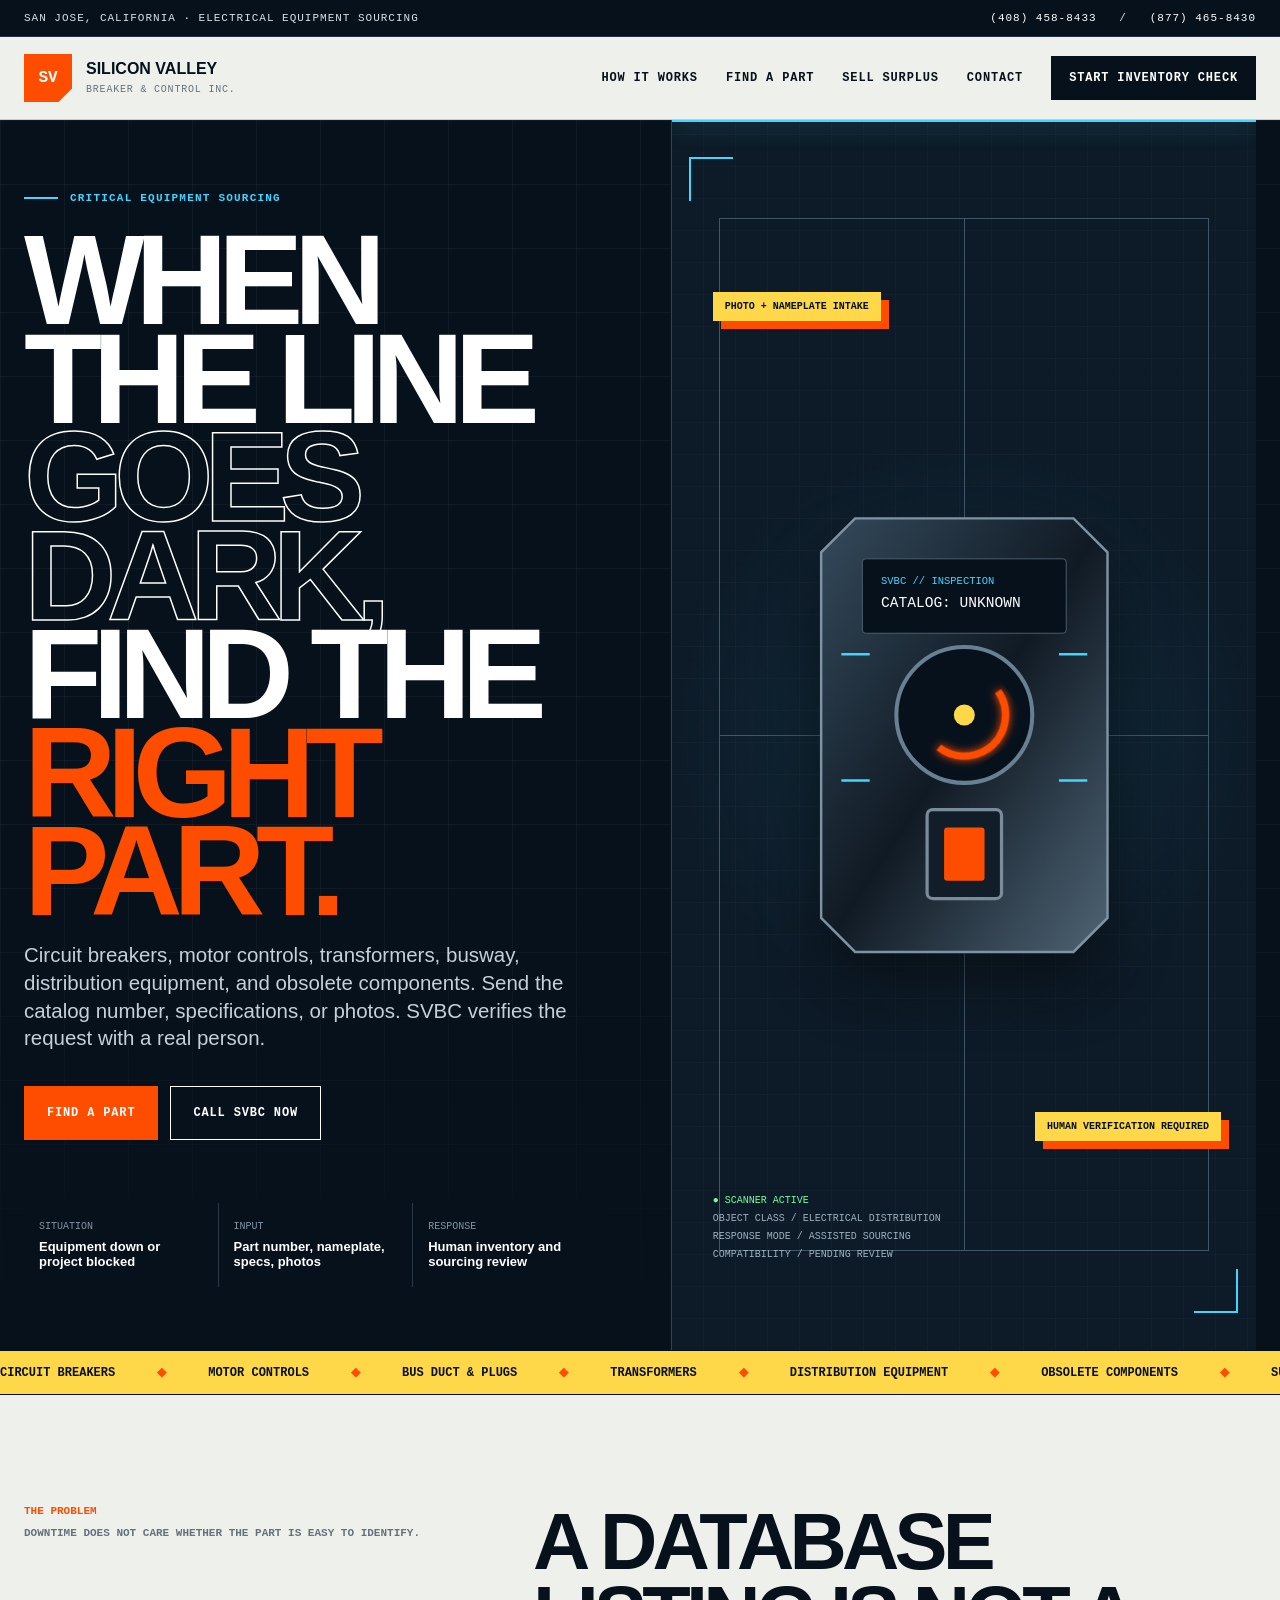
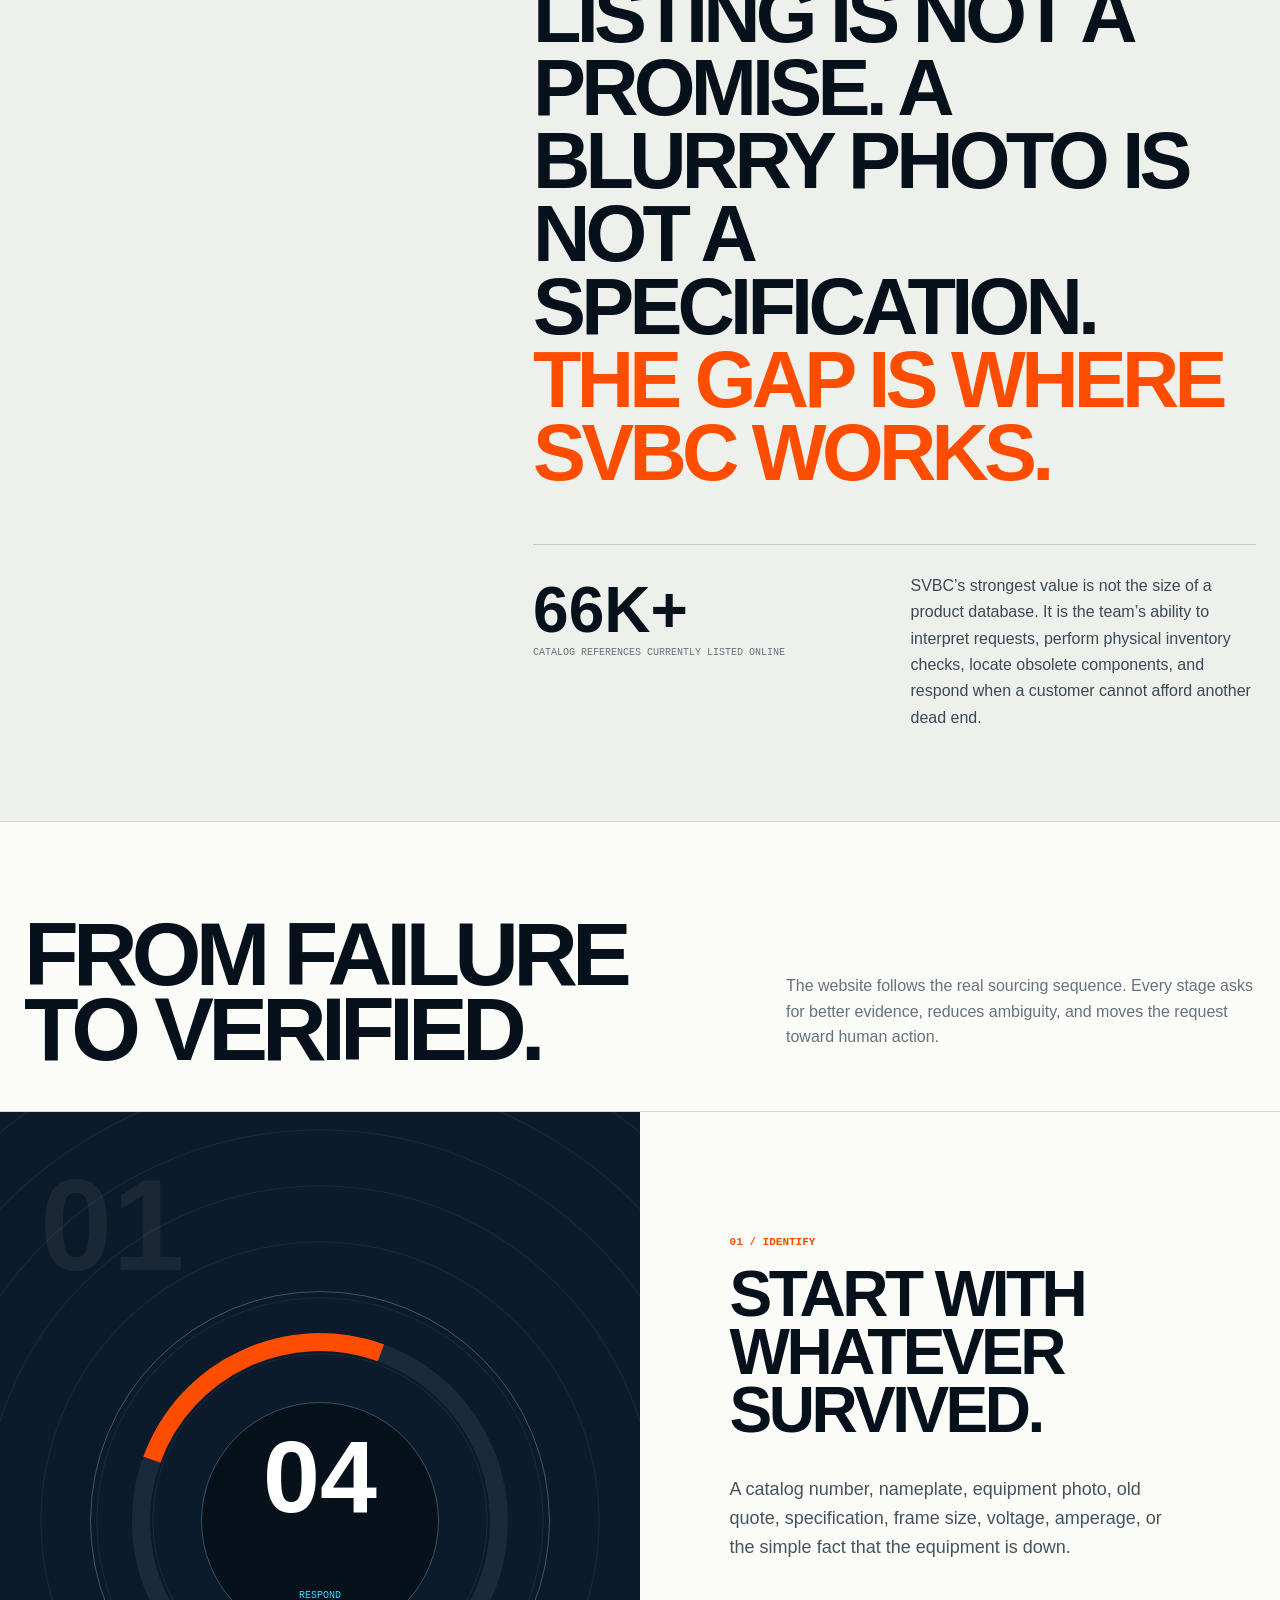
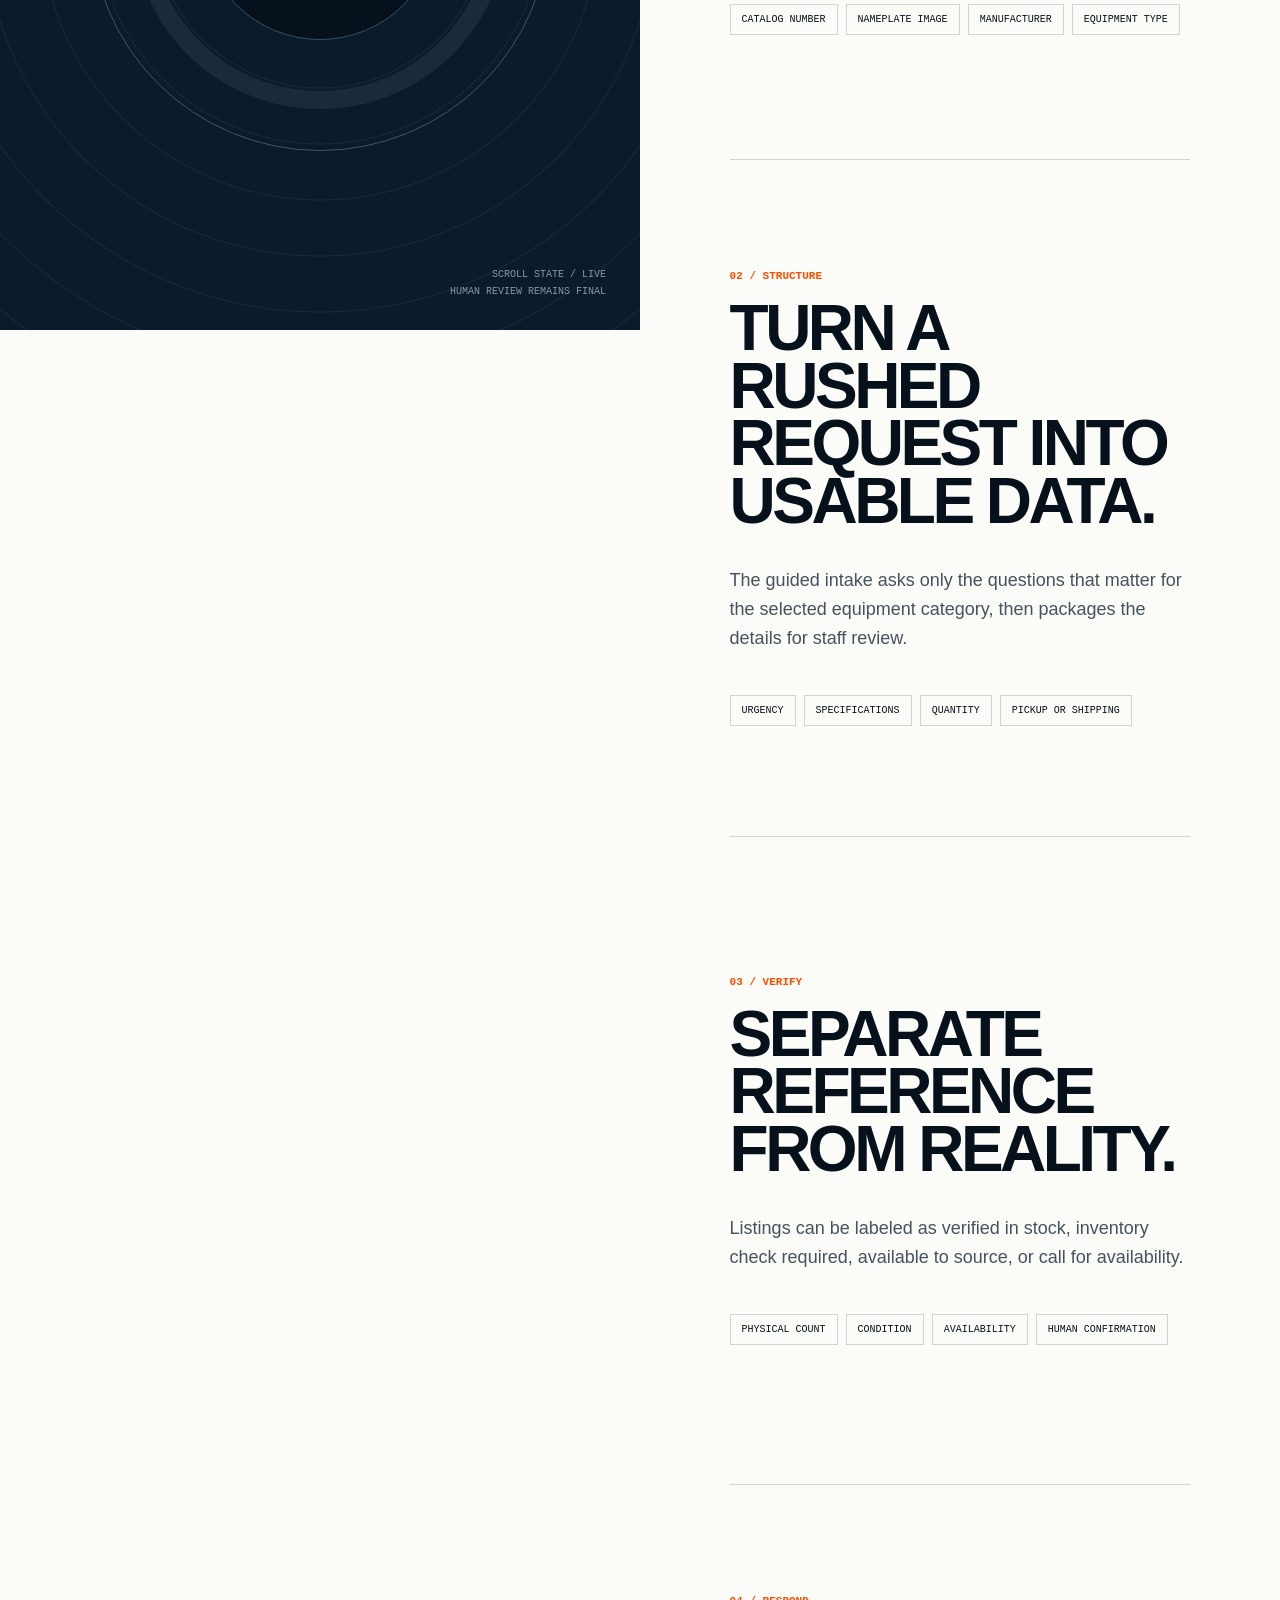
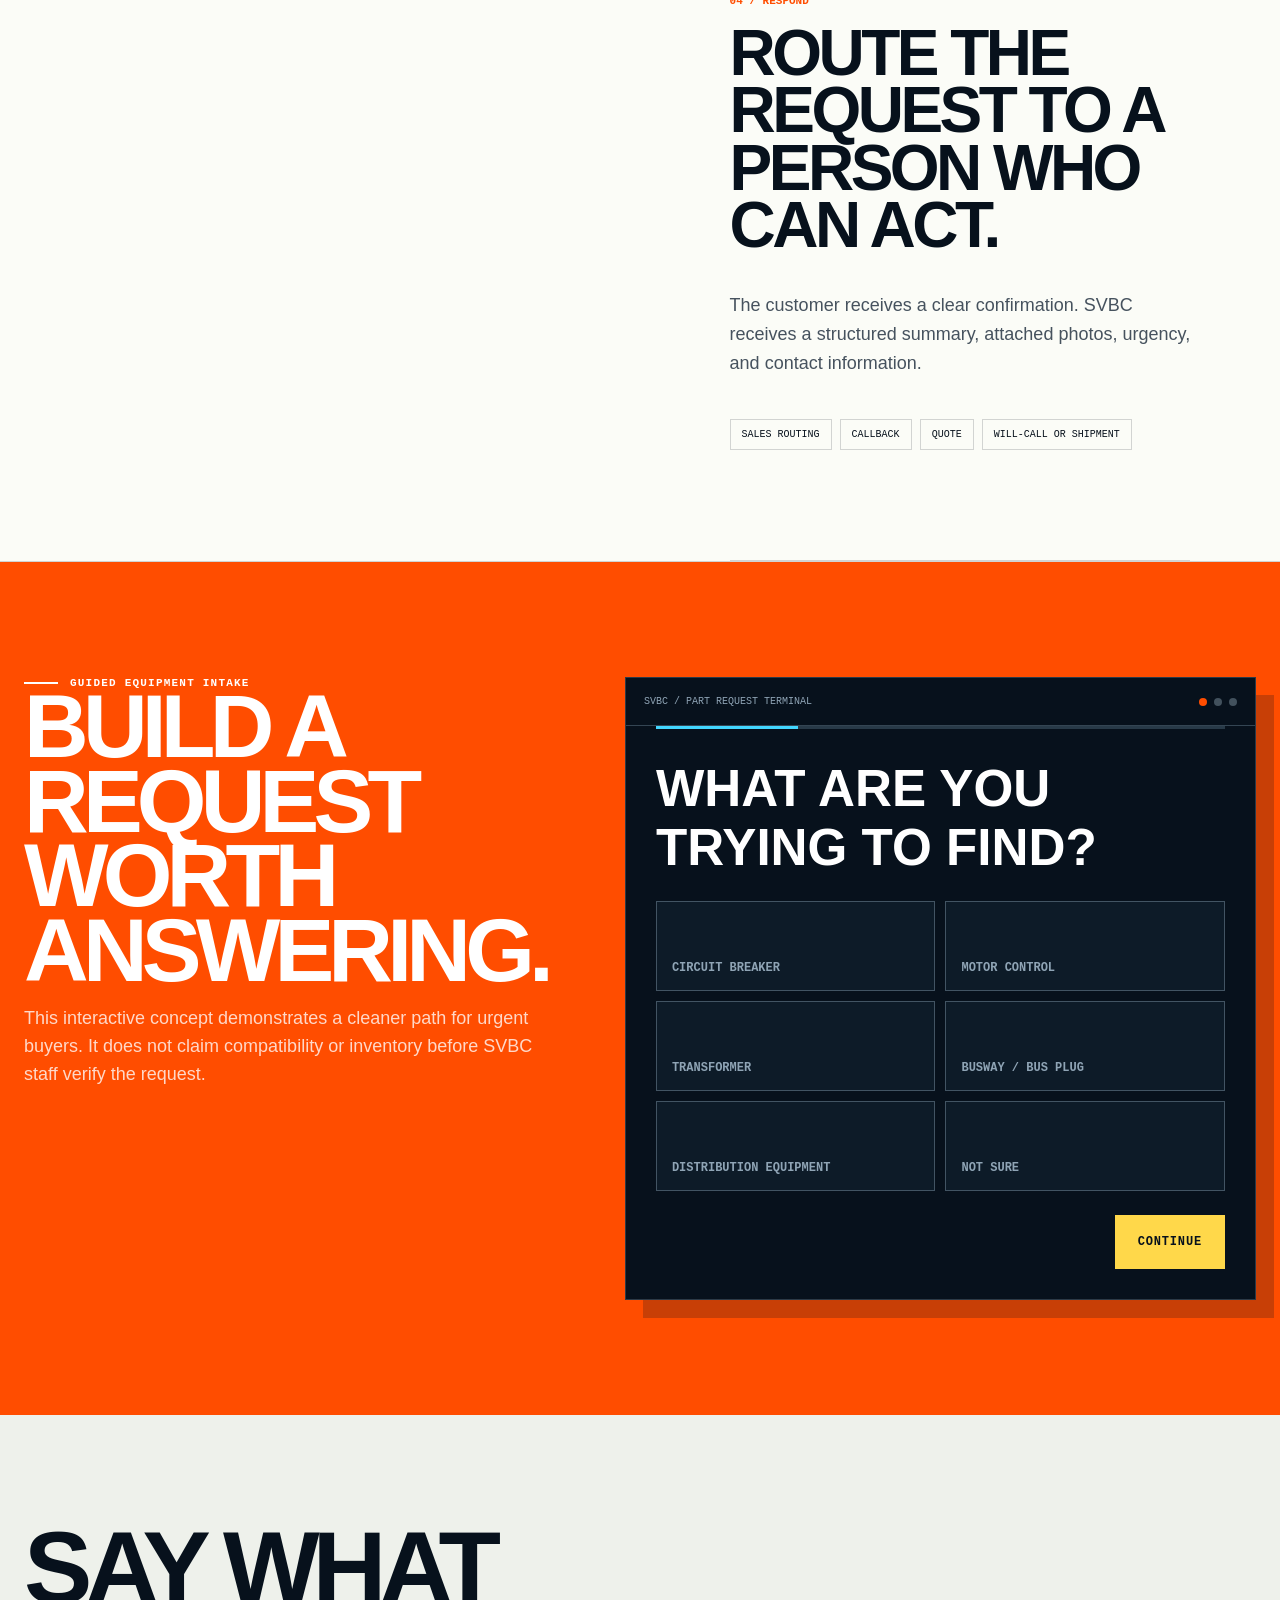
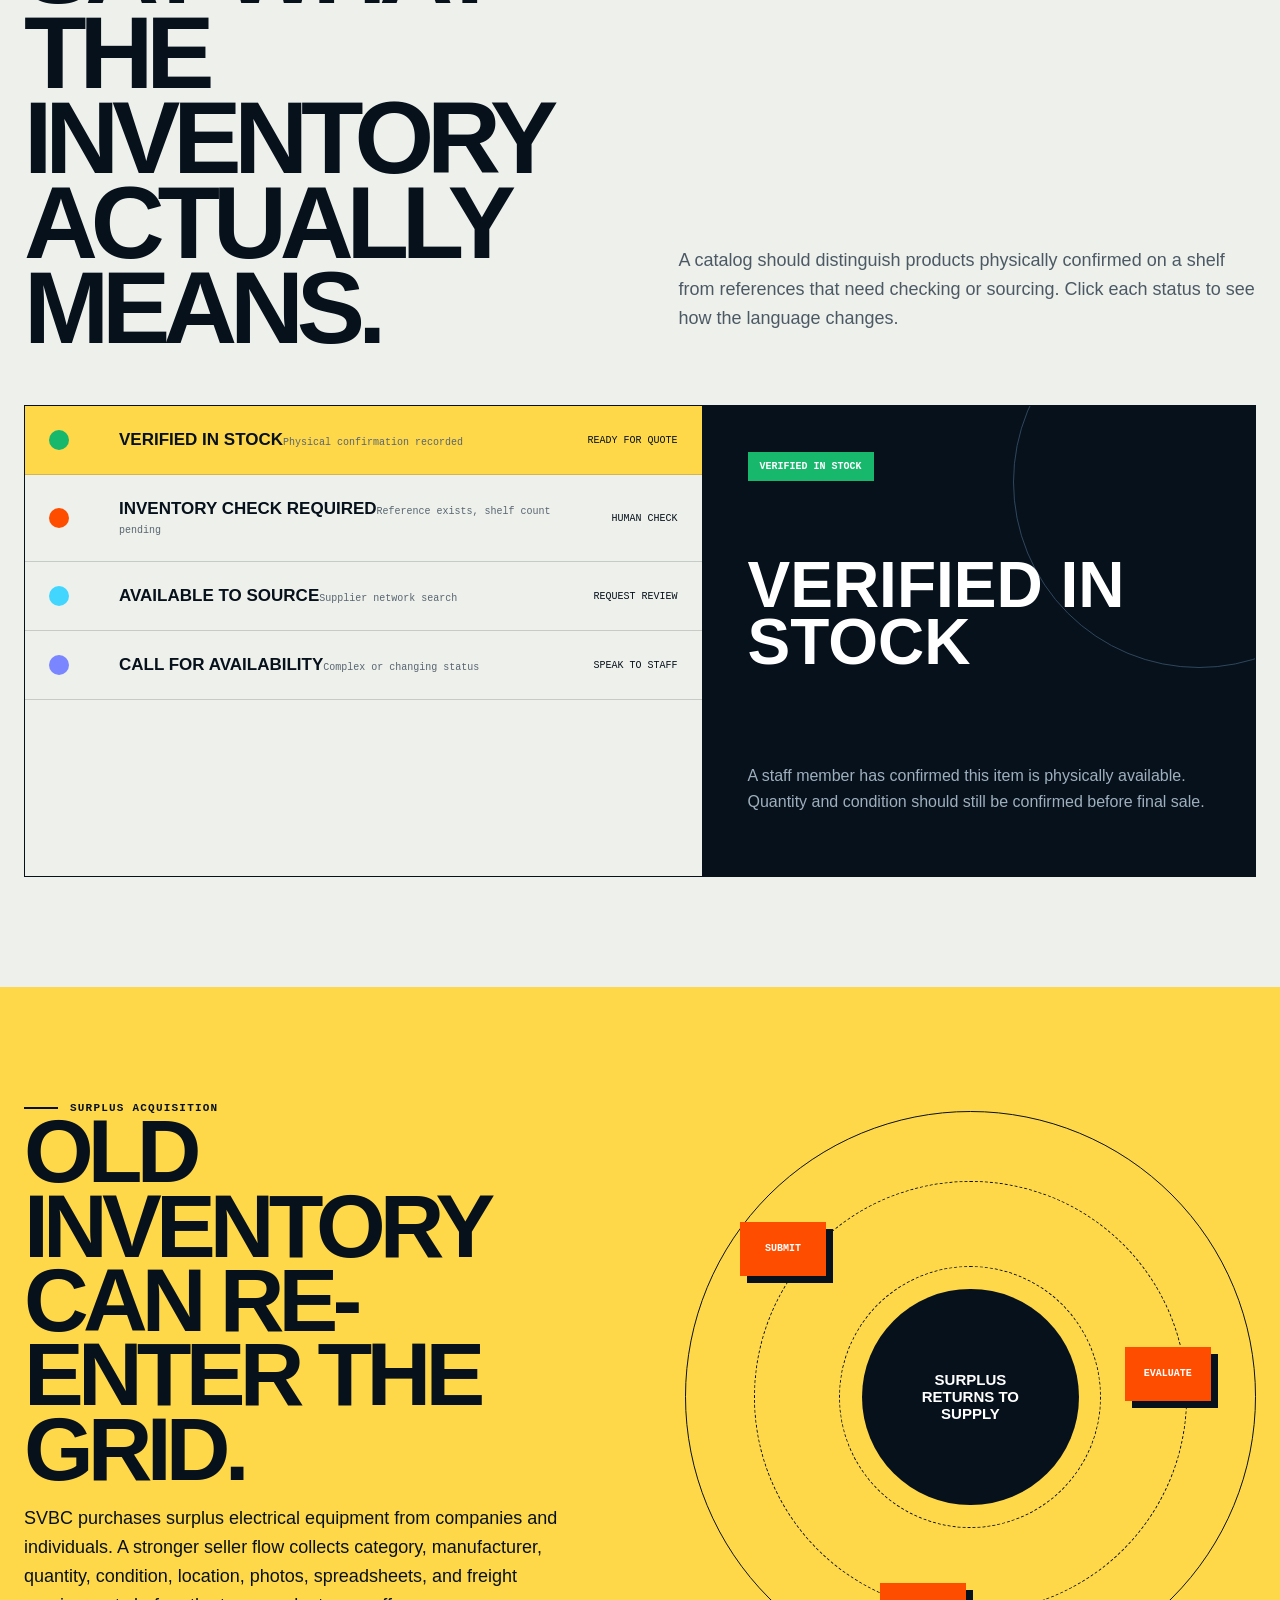
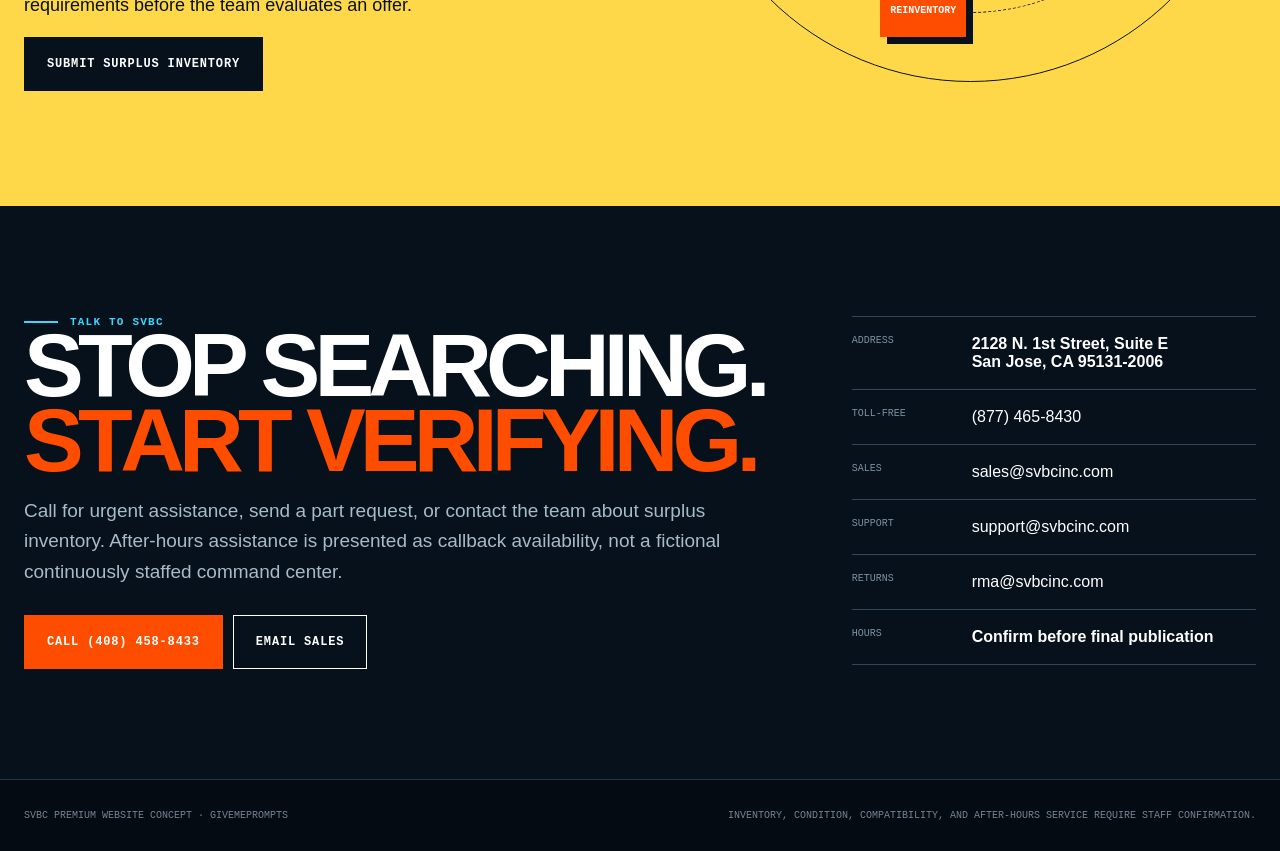
<file: svbc-level-1/index.html>
<!doctype html><html lang="en"><head><meta charset="utf-8"><meta name="viewport" content="width=device-width,initial-scale=1,viewport-fit=cover"><meta name="theme-color" content="#07111c"><meta name="description" content="Silicon Valley Breaker & Control Inc. concept website for urgent electrical equipment sourcing, inventory verification, and surplus acquisition."><title>SVBC — Critical Equipment Sourcing</title><link rel="stylesheet" href="styles.css"></head><body><div class="topline"><div class="wrap"><span>San Jose, California · Electrical equipment sourcing</span><span><a href="tel:+14084588433">(408) 458-8433</a> &nbsp; / &nbsp; <a href="tel:+18774658430">(877) 465-8430</a></span></div></div><header><nav class="wrap"><a class="brand" href="#top"><span class="brandmark">SV</span><span class="brandtext"><b>Silicon Valley</b><small>Breaker &amp; Control Inc.</small></span></a><div class="navlinks"><a href="#process">How it works</a><a href="#finder">Find a part</a><a href="#surplus">Sell surplus</a><a href="#contact">Contact</a><a class="navcta" href="#finder">Start inventory check</a></div><button class="menubtn" aria-label="Open navigation">Menu</button></nav></header><main><section id="top" class="hero"><div class="wrap hero-inner"><div class="hero-copy"><div><div class="kicker">Critical equipment sourcing</div><h1>When the line <span class="outline">goes dark,</span> find the <span class="orange">right part.</span></h1><p class="hero-lead">Circuit breakers, motor controls, transformers, busway, distribution equipment, and obsolete components. Send the catalog number, specifications, or photos. SVBC verifies the request with a real person.</p><div class="hero-actions"><a class="btn primary" href="#finder">Find a part</a><a class="btn light" href="tel:+14084588433">Call SVBC now</a></div></div><div class="hero-meta"><div><small>Situation</small><strong>Equipment down or project blocked</strong></div><div><small>Input</small><strong>Part number, nameplate, specs, photos</strong></div><div><small>Response</small><strong>Human inventory and sourcing review</strong></div></div></div><div class="scanner" aria-label="Animated technical inspection of a circuit breaker"><div class="scanner-grid"></div><div class="scanline"></div><div class="scope"></div><div class="corner tl"></div><div class="corner br"></div><div class="equipment"><svg viewBox="0 0 520 620" role="img" aria-label="Technical breaker illustration"><defs><linearGradient id="body" x1="0" y1="0" x2="1" y2="1"><stop stop-color="#354a5c"/><stop offset=".5" stop-color="#101a24"/><stop offset="1" stop-color="#4f6475"/></linearGradient><filter id="glow"><feGaussianBlur stdDeviation="5" result="b"/><feMerge><feMergeNode in="b"/><feMergeNode in="SourceGraphic"/></feMerge></filter></defs><path d="M125 42h270l42 42v452l-42 42H125l-42-42V84z" fill="url(#body)" stroke="#8093a2" stroke-width="3"/><rect x="134" y="92" width="252" height="92" rx="4" fill="#07111c" stroke="#586c7c"/><text x="157" y="123" fill="#42d6ff" font-family="monospace" font-size="13">SVBC // INSPECTION</text><text x="157" y="151" fill="#fff" font-family="monospace" font-size="18">CATALOG: UNKNOWN</text><circle cx="260" cy="285" r="84" fill="#07111c" stroke="#688092" stroke-width="5"/><circle cx="260" cy="285" r="51" fill="none" stroke="#ff4d00" stroke-width="9" stroke-dasharray="145 180" transform="rotate(-35 260 285)" filter="url(#glow)"/><circle cx="260" cy="285" r="13" fill="#ffd84a"/><rect x="214" y="402" width="92" height="110" rx="7" fill="#111e2a" stroke="#7a8c99" stroke-width="4"/><rect x="235" y="424" width="50" height="66" rx="4" fill="#ff4d00"/><path d="M108 210h35M377 210h35M108 366h35M377 366h35" stroke="#42d6ff" stroke-width="3"/></svg></div><div class="scanlabel a">Photo + nameplate intake</div><div class="scanlabel b">Human verification required</div><div class="scan-data"><span class="live">● SCANNER ACTIVE</span><br>OBJECT CLASS / ELECTRICAL DISTRIBUTION<br>RESPONSE MODE / ASSISTED SOURCING<br>COMPATIBILITY / PENDING REVIEW</div></div></div></section><div class="marquee"><div class="track"><span>Circuit breakers</span><span>Motor controls</span><span>Bus duct & plugs</span><span>Transformers</span><span>Distribution equipment</span><span>Obsolete components</span><span>Surplus purchasing</span><span>Circuit breakers</span><span>Motor controls</span><span>Bus duct & plugs</span><span>Transformers</span><span>Distribution equipment</span><span>Obsolete components</span><span>Surplus purchasing</span></div></div><section class="intro"><div class="wrap intro-grid"><div class="section-label">The problem <span>Downtime does not care whether the part is easy to identify.</span></div><div><h2 class="big-copy reveal">A database listing is not a promise. A blurry photo is not a specification. <em>The gap is where SVBC works.</em></h2><div class="intro-note reveal"><div><div class="stat">66K+</div><div class="stat-label">Catalog references currently listed online</div></div><p>SVBC’s strongest value is not the size of a product database. It is the team’s ability to interpret requests, perform physical inventory checks, locate obsolete components, and respond when a customer cannot afford another dead end.</p></div></div></div></section><section id="process" class="process"><div class="wrap process-head"><h2>From failure<br>to verified.</h2><p>The website follows the real sourcing sequence. Every stage asks for better evidence, reduces ambiguity, and moves the request toward human action.</p></div><div class="process-stage"><div class="stage-visual"><div class="stage-number">01</div><div class="dial"><div class="dial-core"><b id="dialNum">01</b><span id="dialLabel">Identify</span></div></div><div class="stage-caption">Scroll state / live<br>Human review remains final</div></div><div class="stage-copy"><article class="step-panel" data-step="01" data-label="Identify"><small>01 / Identify</small><h3>Start with whatever survived.</h3><p>A catalog number, nameplate, equipment photo, old quote, specification, frame size, voltage, amperage, or the simple fact that the equipment is down.</p><div class="tags"><span>Catalog number</span><span>Nameplate image</span><span>Manufacturer</span><span>Equipment type</span></div></article><article class="step-panel" data-step="02" data-label="Structure"><small>02 / Structure</small><h3>Turn a rushed request into usable data.</h3><p>The guided intake asks only the questions that matter for the selected equipment category, then packages the details for staff review.</p><div class="tags"><span>Urgency</span><span>Specifications</span><span>Quantity</span><span>Pickup or shipping</span></div></article><article class="step-panel" data-step="03" data-label="Verify"><small>03 / Verify</small><h3>Separate reference from reality.</h3><p>Listings can be labeled as verified in stock, inventory check required, available to source, or call for availability.</p><div class="tags"><span>Physical count</span><span>Condition</span><span>Availability</span><span>Human confirmation</span></div></article><article class="step-panel" data-step="04" data-label="Respond"><small>04 / Respond</small><h3>Route the request to a person who can act.</h3><p>The customer receives a clear confirmation. SVBC receives a structured summary, attached photos, urgency, and contact information.</p><div class="tags"><span>Sales routing</span><span>Callback</span><span>Quote</span><span>Will-call or shipment</span></div></article></div></div></section><section id="finder" class="finder"><div class="wrap finder-grid"><div class="finder-title reveal"><div class="kicker" style="color:#fff">Guided equipment intake</div><h2>Build a request worth answering.</h2><p>This interactive concept demonstrates a cleaner path for urgent buyers. It does not claim compatibility or inventory before SVBC staff verify the request.</p></div><form class="terminal reveal" id="partForm"><div class="terminal-top"><span>SVBC / Part request terminal</span><span class="dots"><i></i><i></i><i></i></span></div><div class="progress"><i id="formProgress"></i></div><div class="terminal-body"><div class="formstep active"><div class="terminal-question">What are you trying to find?</div><div class="options"><label class="option"><input type="radio" name="type" value="Circuit breaker"><span>Circuit breaker</span></label><label class="option"><input type="radio" name="type" value="Motor control"><span>Motor control</span></label><label class="option"><input type="radio" name="type" value="Transformer"><span>Transformer</span></label><label class="option"><input type="radio" name="type" value="Busway or bus plug"><span>Busway / bus plug</span></label><label class="option"><input type="radio" name="type" value="Distribution equipment"><span>Distribution equipment</span></label><label class="option"><input type="radio" name="type" value="Not sure"><span>Not sure</span></label></div><div class="terminal-actions"><span></span><button type="button" class="btn next">Continue</button></div></div><div class="formstep"><div class="terminal-question">What evidence do you have?</div><div class="terminal-fields"><label>Catalog or model number<input name="catalog" placeholder="Example: HLD63B600"></label><label>Manufacturer<input name="manufacturer" placeholder="Siemens, Square D, Eaton..."></label><label>Quantity<input name="quantity" type="number" min="1" value="1"></label><label>Needed by<input name="needed" type="date"></label></div><label style="margin-top:14px">Equipment or nameplate photos<input name="photos" type="file" accept="image/*" multiple></label><div class="terminal-actions"><button type="button" class="ghost-button back">Back</button><button type="button" class="btn next">Continue</button></div></div><div class="formstep"><div class="terminal-question">How urgent is the situation?</div><div class="options"><label class="option"><input type="radio" name="urgency" value="Equipment down"><span>Equipment is down</span></label><label class="option"><input type="radio" name="urgency" value="Needed today"><span>Needed today</span></label><label class="option"><input type="radio" name="urgency" value="Scheduled project"><span>Scheduled project</span></label><label class="option"><input type="radio" name="urgency" value="Researching"><span>Researching options</span></label></div><label style="margin-top:14px">Additional specifications or notes<textarea name="notes" rows="4" placeholder="Amperage, voltage, poles, frame, condition, pickup or shipping..."></textarea></label><div class="terminal-actions"><button type="button" class="ghost-button back">Back</button><button type="button" class="btn next">Continue</button></div></div><div class="formstep"><div class="terminal-question">Where should SVBC respond?</div><div class="terminal-fields"><label>Full name<input required name="name"></label><label>Company<input name="company"></label><label>Email<input required type="email" name="email"></label><label>Phone<input required type="tel" name="phone"></label></div><div class="terminal-actions"><button type="button" class="ghost-button back">Back</button><button type="submit" class="btn">Prepare request</button></div><div class="disclaimer">Concept mode: this preview organizes the request locally and does not transmit personal information.</div></div></div><div class="prepared" id="prepared"><h3>Request structured.</h3><p>This is the internal-ready summary the production system would route to SVBC.</p><code id="summary"></code><button class="btn" type="button" onclick="location.reload()">Start another request</button></div></form></div></section><section class="inventory"><div class="wrap"><div class="inventory-head"><h2>Say what the inventory actually means.</h2><p>A catalog should distinguish products physically confirmed on a shelf from references that need checking or sourcing. Click each status to see how the language changes.</p></div><div class="status-board reveal"><div class="status-list"><div class="status-row active" data-title="Verified in stock" data-text="A staff member has confirmed this item is physically available. Quantity and condition should still be confirmed before final sale." data-color="#17b86c"><span class="status-dot"></span><span><b>Verified in stock</b><small>Physical confirmation recorded</small></span><span class="status-code">Ready for quote</span></div><div class="status-row" data-title="Inventory check required" data-text="The catalog reference exists, but staff must perform a physical inventory check before availability is represented to the customer." data-color="#ff4d00"><span class="status-dot"></span><span><b>Inventory check required</b><small>Reference exists, shelf count pending</small></span><span class="status-code">Human check</span></div><div class="status-row" data-title="Available to source" data-text="SVBC may be able to locate this equipment through its supplier and surplus network. Timing, condition, and price require confirmation." data-color="#42d6ff"><span class="status-dot"></span><span><b>Available to source</b><small>Supplier network search</small></span><span class="status-code">Request review</span></div><div class="status-row" data-title="Call for availability" data-text="The product requires a direct conversation because specifications, condition, or availability cannot be responsibly reduced to a generic stock message." data-color="#7a86ff"><span class="status-dot"></span><span><b>Call for availability</b><small>Complex or changing status</small></span><span class="status-code">Speak to staff</span></div></div><div class="status-preview"><span class="badge" id="statusBadge">Verified in stock</span><h3 id="statusTitle">Verified in stock</h3><p id="statusText">A staff member has confirmed this item is physically available. Quantity and condition should still be confirmed before final sale.</p></div></div></div></section><section id="surplus" class="surplus"><div class="wrap surplus-grid"><div class="reveal"><div class="kicker" style="color:var(--ink)">Surplus acquisition</div><h2>Old inventory can re-enter the grid.</h2><p>SVBC purchases surplus electrical equipment from companies and individuals. A stronger seller flow collects category, manufacturer, quantity, condition, location, photos, spreadsheets, and freight requirements before the team evaluates an offer.</p><a class="btn" href="mailto:sales@svbcinc.com?subject=Surplus%20equipment%20submission">Submit surplus inventory</a></div><div class="loop reveal" aria-label="Circular inventory lifecycle diagram"><div class="orbit"><i>Submit</i><i>Evaluate</i><i>Reinventory</i></div><div class="loop-center">Surplus<br>returns to<br>supply</div></div></div></section><section id="contact" class="contact"><div class="wrap contact-grid"><div><div class="kicker">Talk to SVBC</div><h2>Stop searching.<span class="orange">Start verifying.</span></h2><p class="contact-copy">Call for urgent assistance, send a part request, or contact the team about surplus inventory. After-hours assistance is presented as callback availability, not a fictional continuously staffed command center.</p><div class="contact-actions"><a class="btn primary" href="tel:+14084588433">Call (408) 458-8433</a><a class="btn light" href="mailto:sales@svbcinc.com">Email sales</a></div></div><div class="contact-card"><div class="contact-line"><span>Address</span><b>2128 N. 1st Street, Suite E<br>San Jose, CA 95131-2006</b></div><div class="contact-line"><span>Toll-free</span><a href="tel:+18774658430">(877) 465-8430</a></div><div class="contact-line"><span>Sales</span><a href="mailto:sales@svbcinc.com">sales@svbcinc.com</a></div><div class="contact-line"><span>Support</span><a href="mailto:support@svbcinc.com">support@svbcinc.com</a></div><div class="contact-line"><span>Returns</span><a href="mailto:rma@svbcinc.com">rma@svbcinc.com</a></div><div class="contact-line"><span>Hours</span><b>Confirm before final publication</b></div></div></div></section></main><footer><div class="wrap footer-grid"><span>SVBC premium website concept · GiveMePrompts</span><span>Inventory, condition, compatibility, and after-hours service require staff confirmation.</span></div></footer><script src="script.js"></script></body></html>
</file>
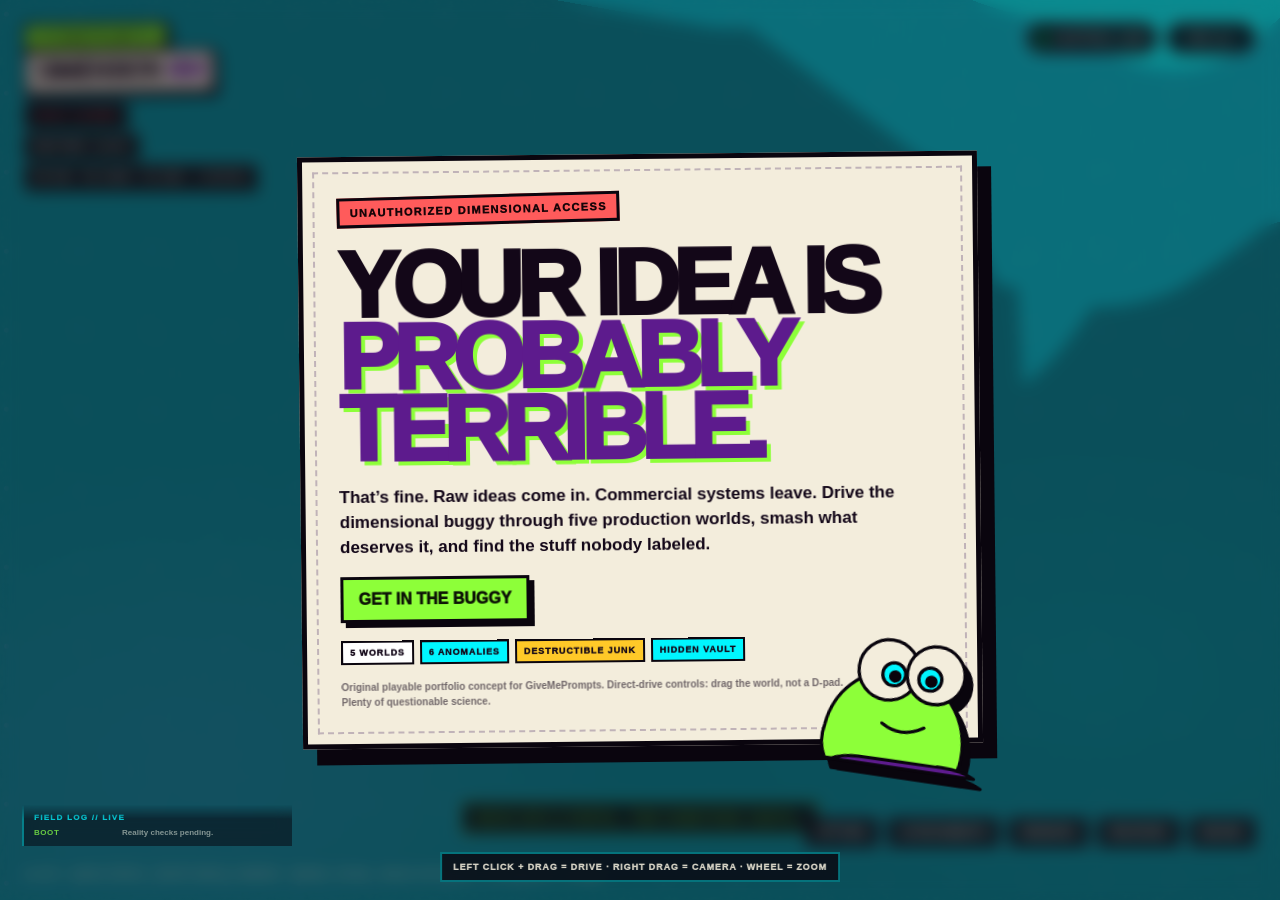
<file: dimension404/v09/index.html>
<!doctype html><html><head><meta charset="utf-8"><meta name="viewport" content="width=device-width,initial-scale=1,viewport-fit=cover"><meta name="theme-color" content="#10051c"><title>Dimension 404</title><style>html,body{margin:0;width:100%;height:100%;overflow:hidden;background:#10051c;color:#f3eddc;font:900 14px Arial}#boot{position:fixed;inset:0;display:grid;place-items:center;text-align:center;padding:24px}#boot b{display:block;color:#8dff39;font-size:18px;margin-bottom:8px}#boot small{opacity:.7}iframe{position:fixed;inset:0;width:100%;height:100%;border:0;background:#10051c;display:none}</style></head><body><div id="boot"><div><b id="bootTitle">LOADING DIMENSION 404</b><small id="bootStatus">VERIFYING WORLD 0/9</small></div></div><iframe id="app" allow="autoplay; fullscreen" title="Dimension 404"></iframe><script>(async()=>{const status=document.getElementById('bootStatus'),title=document.getElementById('bootTitle'),frame=document.getElementById('app');function xhr(url,attempt=1){return new Promise((resolve,reject)=>{const x=new XMLHttpRequest();x.open('GET',url+(url.includes('?')?'&':'?')+'cb='+Date.now()+'-'+attempt,true);x.timeout=7000;x.onload=()=>x.status>=200&&x.status<300?resolve(x.responseText):reject(new Error('HTTP '+x.status));x.onerror=()=>reject(new Error('network error'));x.ontimeout=()=>reject(new Error('timeout'));x.send()})}async function getChunk(i){let err;for(let a=1;a<=3;a++){try{return await xhr('plain'+i+'.txt',a)}catch(e){err=e;status.textContent='RETRY '+i+'/9 · '+a+'/3'}}throw new Error('plain'+i+'.txt: '+err.message)}try{const parts=[];for(let i=1;i<=9;i++){status.textContent='VERIFYING WORLD '+(i-1)+'/9';parts.push(await getChunk(i));status.textContent='VERIFYING WORLD '+i+'/9'}let h=parts.join('');h=h.replace(/assets\//g,'https://supremedreamz.github.io/givemeprompts-scrollworld/dimension404/v08/assets/');frame.srcdoc=h;let tries=0;const watch=setInterval(()=>{tries++;try{const w=frame.contentWindow;if(w&&w.__dimension404){clearInterval(watch);frame.style.display='block';document.getElementById('boot')?.remove();return}const txt=frame.contentDocument?.body?.innerText||'';if(txt.includes('WebGL is required')){clearInterval(watch);title.textContent='WEBGL REQUIRED';status.textContent='Your browser disabled WebGL for this tab. Reload Safari/Chrome and try again.';frame.style.display='block'}}catch(e){}if(tries>80){clearInterval(watch);title.textContent='ENGINE BOOT FAILED';let txt='';try{txt=frame.contentDocument?.body?.innerText||''}catch(e){}status.textContent=txt?txt.slice(0,180):'The game document loaded, but the engine did not initialize.'}},100)}catch(e){console.error(e);title.textContent='BOOT FAILED';status.textContent=String(e)}})();</script></body></html>
</file>
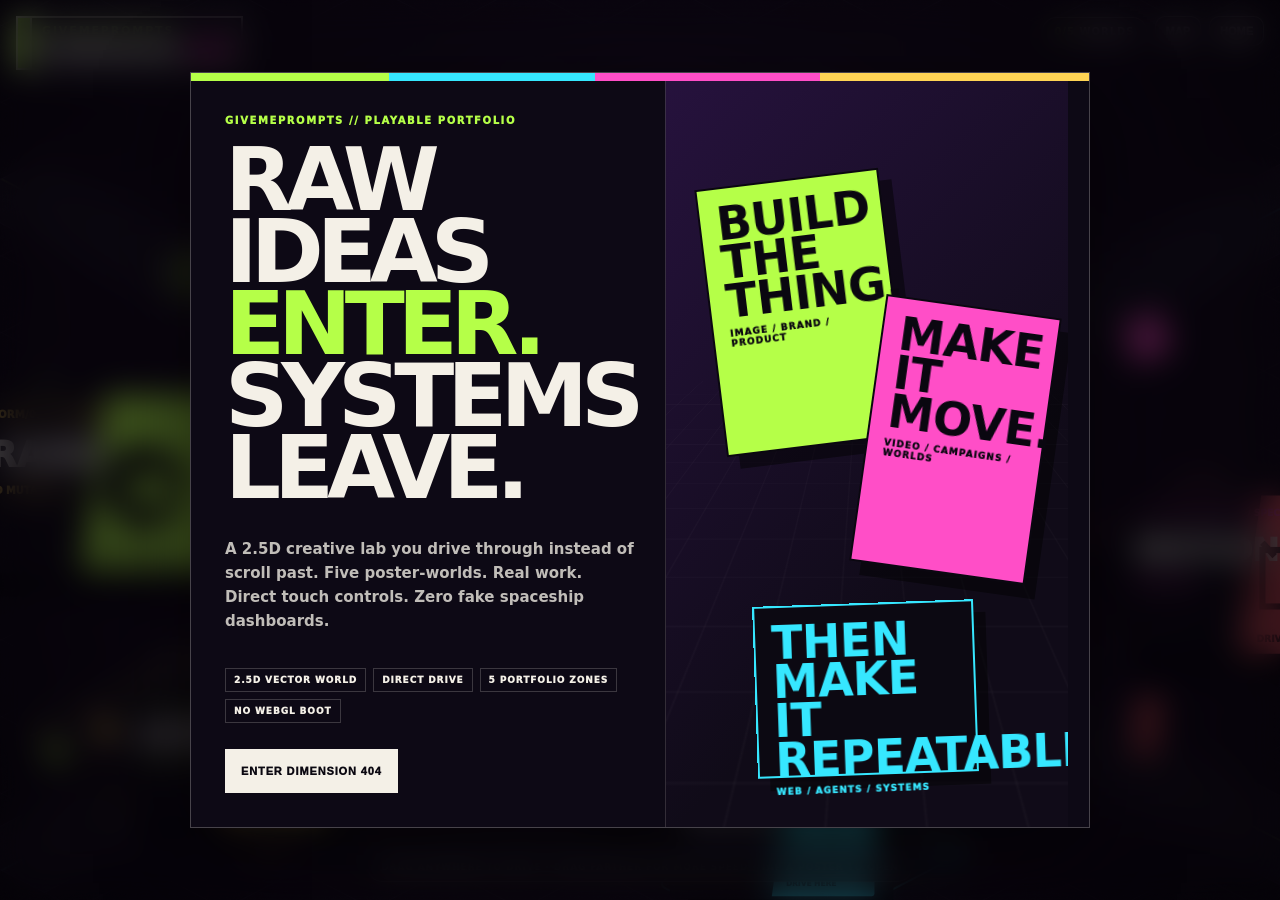
<file: dimension404/v10/index.html>
<!doctype html>
<html lang="en">
<head>
<meta charset="utf-8">
<meta name="viewport" content="width=device-width,initial-scale=1,viewport-fit=cover,user-scalable=no">
<meta name="theme-color" content="#08060d">
<title>GiveMePrompts // Dimension 404 v1.0</title>
<link rel="stylesheet" href="style.css">
<link rel="stylesheet" href="mobile-fix.css">
</head>
<body>
<canvas id="world"></canvas><div id="vignette"></div><div id="noise"></div>
<div id="hud">
  <div class="brand"><div class="mark"></div><div class="copy"><b>GIVEMEPROMPTS</b><strong>DIMENSION <em>404</em></strong></div></div>
  <div class="top-right"><div id="progress" class="pill"><strong>0/5</strong> WORLDS</div><button id="mapBtn" class="icon-btn">MAP</button><button id="homeBtn" class="icon-btn">HOME</button></div>
  <div id="zoneTag"><span>ZONE</span><small>DRAG TOWARD THE POSTER</small></div>
  <div id="hint">DRAG ANYWHERE TO DRIVE · DRAG FARTHER FOR MORE SPEED · TAP A POSTER TO OPEN</div>
</div>
<div id="driveIndicator"></div><div id="driveLine"></div><div id="toast"><b>FIELD LOG</b><div></div></div>

<div id="intro" class="overlay open">
  <div class="card">
    <div class="intro-grid">
      <div class="intro-copy">
        <div class="eyebrow">GIVEMEPROMPTS // PLAYABLE PORTFOLIO</div>
        <h1>RAW IDEAS<br><span>ENTER.</span><br>SYSTEMS LEAVE.</h1>
        <p>A 2.5D creative lab you drive through instead of scroll past. Five poster-worlds. Real work. Direct touch controls. Zero fake spaceship dashboards.</p>
        <div class="intro-meta"><span>2.5D VECTOR WORLD</span><span>DIRECT DRIVE</span><span>5 PORTFOLIO ZONES</span><span>NO WEBGL BOOT</span></div>
        <button id="enter" class="cta">ENTER DIMENSION 404</button>
      </div>
      <div class="intro-visual">
        <div class="poster one"><b>BUILD<br>THE THING.</b><small>IMAGE / BRAND / PRODUCT</small></div>
        <div class="poster two"><b>MAKE IT<br>MOVE.</b><small>VIDEO / CAMPAIGNS / WORLDS</small></div>
        <div class="poster three"><b>THEN MAKE IT REPEATABLE.</b><small>WEB / AGENTS / SYSTEMS</small></div>
      </div>
    </div>
  </div>
</div>

<div id="project" class="overlay"><div class="card"><button class="close">×</button><div class="card-inner"><div id="projectEye" class="eyebrow"></div><h2 id="projectTitle"></h2><p id="projectBody"></p><div id="projectTags" class="tags"></div><div class="ctas"><button id="nextBtn" class="cta">NEXT TRANSMISSION</button><a class="cta alt" href="https://givemeprompts.com" target="_blank" rel="noreferrer">OPEN MAIN SITE ↗</a></div></div></div></div>
<div id="map" class="overlay"><div class="card"><button class="close">×</button><div class="card-inner"><div class="eyebrow">DIMENSION 404 // FIELD MAP</div><h2>FIVE WORLDS.<br>ONE SYSTEM.</h2><div id="mapList" class="map-list"></div></div></div></div>

<script src="core1.js"></script>
<script src="core2.js"></script>
<script src="core3.js"></script>
<script src="core4.js"></script>
<script src="world1.js"></script>
<script src="world2.js"></script>
<script src="world3.js"></script>
<script src="world4.js"></script>
<script src="app3.js"></script>
</body>
</html>
</file>
<file: svbc-level-1/styles.css>
:root{--ink:#07111c;--ink2:#0c1b2b;--paper:#eef1eb;--white:#fbfcf7;--orange:#ff4d00;--yellow:#ffd84a;--cyan:#42d6ff;--muted:#66717d;--line:rgba(7,17,28,.17);--max:1440px;--display:"Arial Narrow","Helvetica Neue",Arial,sans-serif;--body:"Helvetica Neue",Arial,sans-serif;--mono:"SFMono-Regular",Consolas,"Liberation Mono",monospace}*{box-sizing:border-box}html{scroll-behavior:smooth;background:var(--ink)}body{margin:0;color:var(--ink);font-family:var(--body);background:var(--paper);overflow-x:hidden}a{color:inherit}.wrap{width:min(var(--max),calc(100% - 48px));margin:auto}.topline{background:var(--ink);color:#d7e1e8;font:11px var(--mono);letter-spacing:.09em;text-transform:uppercase;border-bottom:1px solid #213244}.topline .wrap{height:36px;display:flex;align-items:center;justify-content:space-between}.topline a{text-decoration:none;color:white}header{position:sticky;top:0;z-index:30;background:rgba(238,241,235,.92);backdrop-filter:blur(18px);border-bottom:1px solid var(--line)}nav{height:82px;display:flex;align-items:center;justify-content:space-between}.brand{display:flex;align-items:center;gap:14px;text-decoration:none}.brandmark{width:48px;height:48px;background:var(--orange);color:#fff;display:grid;place-items:center;font:900 16px var(--mono);clip-path:polygon(0 0,100% 0,100% 72%,72% 100%,0 100%)}.brandtext b{display:block;font:900 16px var(--display);text-transform:uppercase}.brandtext small{font:10px var(--mono);letter-spacing:.08em;text-transform:uppercase;color:var(--muted)}.navlinks{display:flex;align-items:center;gap:28px}.navlinks a{font:700 12px var(--mono);text-transform:uppercase;letter-spacing:.07em;text-decoration:none}.navcta{background:var(--ink);color:#fff;padding:15px 18px}.menubtn{display:none;border:1px solid var(--ink);background:transparent;padding:10px 12px;font:700 11px var(--mono);text-transform:uppercase}.hero{position:relative;min-height:calc(100vh - 118px);background:var(--ink);color:white;overflow:hidden}.hero:before{content:"";position:absolute;inset:0;background:linear-gradient(90deg,rgba(255,255,255,.045) 1px,transparent 1px),linear-gradient(rgba(255,255,255,.045) 1px,transparent 1px);background-size:64px 64px;mask-image:linear-gradient(to bottom,#000 60%,transparent)}.hero-inner{position:relative;z-index:2;display:grid;grid-template-columns:1.05fr .95fr;min-height:calc(100vh - 118px)}.hero-copy{padding:8vh 5vw 7vh 0;display:flex;flex-direction:column;justify-content:space-between}.kicker{display:flex;align-items:center;gap:12px;color:var(--cyan);font:700 11px var(--mono);letter-spacing:.11em;text-transform:uppercase}.kicker:before{content:"";width:34px;height:2px;background:currentColor}h1{margin:3vh 0 2vh;font-family:var(--display);font-size:clamp(72px,10vw,170px);line-height:.77;letter-spacing:-.075em;text-transform:uppercase;max-width:900px}.outline{color:transparent;-webkit-text-stroke:1.5px #fff}.orange{color:var(--orange)}.hero-lead{max-width:700px;font-size:clamp(17px,1.6vw,23px);line-height:1.35;color:#c5d0d9}.hero-actions{display:flex;gap:12px;flex-wrap:wrap;margin-top:34px}.btn{display:inline-flex;min-height:54px;align-items:center;justify-content:center;padding:0 22px;text-decoration:none;border:1px solid currentColor;font:800 12px var(--mono);text-transform:uppercase;letter-spacing:.07em;transition:.25s}.btn.primary{background:var(--orange);border-color:var(--orange);color:white}.btn.light{background:transparent;color:white}.btn:hover{transform:translateY(-2px)}.hero-meta{display:grid;grid-template-columns:repeat(3,1fr);gap:1px;background:#2a3947;margin-top:7vh}.hero-meta div{background:var(--ink);padding:18px 15px}.hero-meta small{display:block;color:#8394a4;font:10px var(--mono);text-transform:uppercase}.hero-meta strong{display:block;margin-top:7px;font-size:13px}.scanner{position:relative;border-left:1px solid #314251;background:#0d1a27;overflow:hidden;min-height:640px}.scanner-grid{position:absolute;inset:0;background:radial-gradient(circle at 50% 50%,rgba(66,214,255,.11),transparent 44%),repeating-linear-gradient(0deg,transparent 0 31px,rgba(255,255,255,.045) 32px),repeating-linear-gradient(90deg,transparent 0 31px,rgba(255,255,255,.045) 32px)}.scanline{position:absolute;left:0;right:0;height:2px;background:var(--cyan);box-shadow:0 0 24px var(--cyan);animation:scan 5s ease-in-out infinite}@keyframes scan{0%,100%{top:12%}50%{top:86%}}.scope{position:absolute;inset:8%;border:1px solid #40576a}.scope:before,.scope:after{content:"";position:absolute;background:#40576a}.scope:before{left:50%;top:0;bottom:0;width:1px}.scope:after{top:50%;left:0;right:0;height:1px}.equipment{position:absolute;inset:16% 14%;filter:drop-shadow(0 34px 30px rgba(0,0,0,.45));animation:float 7s ease-in-out infinite}@keyframes float{50%{transform:translateY(-10px) rotate(.4deg)}}.equipment svg{width:100%;height:100%}.scanlabel{position:absolute;background:var(--yellow);color:var(--ink);padding:9px 12px;font:800 10px var(--mono);text-transform:uppercase;box-shadow:8px 8px 0 var(--orange)}.scanlabel.a{left:7%;top:14%}.scanlabel.b{right:6%;bottom:17%}.scan-data{position:absolute;left:7%;bottom:7%;font:10px/1.8 var(--mono);color:#9eb1c0}.live{color:#74ff9d}.corner{position:absolute;width:44px;height:44px}.corner.tl{left:3%;top:3%;border-left:2px solid var(--cyan);border-top:2px solid var(--cyan)}.corner.br{right:3%;bottom:3%;border-right:2px solid var(--cyan);border-bottom:2px solid var(--cyan)}.marquee{overflow:hidden;background:var(--yellow);border-block:1px solid var(--ink);white-space:nowrap}.track{display:inline-flex;gap:42px;padding:14px 0;animation:marquee 24s linear infinite;font:900 12px var(--mono);text-transform:uppercase}.track span:after{content:"◆";margin-left:42px;color:var(--orange)}@keyframes marquee{to{transform:translateX(-50%)}}.intro{padding:110px 0 90px}.intro-grid{display:grid;grid-template-columns:.72fr 1.28fr;gap:8vw}.section-label{font:800 11px var(--mono);text-transform:uppercase;color:var(--orange);position:sticky;top:120px}.section-label span{display:block;color:var(--muted);margin-top:10px}.big-copy{font-family:var(--display);font-size:clamp(46px,6.2vw,98px);line-height:.92;letter-spacing:-.06em;text-transform:uppercase;margin:0}.big-copy em{font-style:normal;color:var(--orange)}.intro-note{display:grid;grid-template-columns:1fr 1fr;gap:32px;margin-top:55px;border-top:1px solid var(--line);padding-top:28px}.intro-note p{margin:0;color:#3b4854;line-height:1.65}.stat{font:900 clamp(42px,5vw,76px) var(--display)}.stat-label{font:10px var(--mono);text-transform:uppercase;color:var(--muted)}.process{background:var(--white);border-block:1px solid var(--line)}.process-head{padding:95px 0 45px;display:flex;justify-content:space-between;align-items:end;gap:30px}.process-head h2,.finder-title h2,.surplus h2,.contact h2{font-family:var(--display);font-size:clamp(54px,7vw,112px);line-height:.83;letter-spacing:-.065em;text-transform:uppercase;margin:0}.process-head p{max-width:470px;color:var(--muted);line-height:1.6}.process-stage{display:grid;grid-template-columns:1fr 1fr;border-top:1px solid var(--line)}.stage-visual{position:sticky;top:82px;height:calc(100vh - 82px);min-height:620px;background:var(--ink2);color:white;display:grid;place-items:center;overflow:hidden}.stage-visual:before{content:"";position:absolute;inset:0;background:repeating-radial-gradient(circle at 50% 50%,transparent 0 54px,rgba(255,255,255,.055) 55px,transparent 56px)}.dial{width:min(72%,520px);aspect-ratio:1;border-radius:50%;border:1px solid #435468;position:relative;display:grid;place-items:center}.dial:before{content:"";position:absolute;inset:9%;border-radius:50%;border:18px solid #182a3c;border-top-color:var(--orange);transform:rotate(-25deg)}.dial-core{width:52%;aspect-ratio:1;border-radius:50%;background:#07111c;display:grid;place-items:center;text-align:center;border:1px solid #365066}.dial-core b{font:900 clamp(52px,8vw,110px) var(--display);line-height:.7}.dial-core span{font:10px var(--mono);color:var(--cyan);text-transform:uppercase}.stage-number{position:absolute;top:38px;left:40px;font:900 130px var(--display);color:rgba(255,255,255,.055)}.stage-caption{position:absolute;right:34px;bottom:30px;font:10px/1.7 var(--mono);color:#8498aa;text-transform:uppercase;text-align:right}.stage-copy{padding:0 7vw}.step-panel{min-height:72vh;padding:110px 0;border-bottom:1px solid var(--line);display:flex;flex-direction:column;justify-content:center}.step-panel small{font:800 11px var(--mono);color:var(--orange);text-transform:uppercase}.step-panel h3{font-family:var(--display);font-size:clamp(46px,5vw,82px);line-height:.9;letter-spacing:-.055em;text-transform:uppercase;margin:18px 0}.step-panel p{font-size:18px;line-height:1.6;color:#46525e}.tags{display:flex;flex-wrap:wrap;gap:8px;margin-top:24px}.tags span{padding:9px 11px;border:1px solid var(--line);font:10px var(--mono);text-transform:uppercase}.finder{background:var(--orange);color:white;padding:115px 0}.finder-grid{display:grid;grid-template-columns:.8fr 1.2fr;gap:6vw}.finder-title p{color:#ffd8c8;font-size:18px;line-height:1.55}.terminal{background:var(--ink);box-shadow:18px 18px 0 rgba(7,17,28,.22);border:1px solid #2c3a47}.terminal-top{height:48px;border-bottom:1px solid #344553;display:flex;align-items:center;justify-content:space-between;padding:0 18px;font:10px var(--mono);text-transform:uppercase;color:#8fa4b5}.dots{display:flex;gap:7px}.dots i{width:8px;height:8px;border-radius:50%;background:#42515d}.dots i:first-child{background:var(--orange)}.terminal-body{padding:30px}.terminal-question{font:900 clamp(28px,4vw,54px) var(--display);text-transform:uppercase;margin:0 0 24px}.options{display:grid;grid-template-columns:1fr 1fr;gap:10px}.option{position:relative}.option input{position:absolute;opacity:0}.option span{display:flex;min-height:90px;align-items:flex-end;padding:15px;border:1px solid #425463;background:#0d1b28;cursor:pointer;font:700 12px var(--mono);text-transform:uppercase}.option input:checked+span,.option span:hover{background:var(--yellow);color:var(--ink)}.terminal-fields{display:grid;grid-template-columns:1fr 1fr;gap:14px}.terminal label{display:block;font:10px var(--mono);text-transform:uppercase;color:#8fa4b5}.terminal input,.terminal textarea{width:100%;margin-top:8px;padding:14px;background:#091520;border:1px solid #3e5262;color:white;font:14px var(--mono)}.terminal-actions{display:flex;align-items:center;justify-content:space-between;gap:16px;margin-top:24px}.terminal .btn{border-color:var(--yellow);background:var(--yellow);color:var(--ink);cursor:pointer}.ghost-button{border:0;background:none;color:#96a7b4;text-decoration:underline;font:11px var(--mono)}.formstep{display:none}.formstep.active{display:block}.progress{height:3px;background:#283a48;margin:0 30px}.progress i{display:block;height:100%;width:25%;background:var(--cyan)}.disclaimer{font:9px/1.5 var(--mono);color:#728697;margin-top:18px}.prepared{display:none;padding:36px}.prepared.show{display:block}.prepared h3{font:900 54px/1 var(--display);text-transform:uppercase}.prepared code{display:block;background:#091520;padding:18px;color:#9ce7ff;white-space:pre-wrap}.inventory{padding:110px 0}.inventory-head{display:grid;grid-template-columns:1fr 1fr;gap:6vw;align-items:end}.inventory-head h2{font:900 clamp(54px,8vw,120px)/.83 var(--display);letter-spacing:-.07em;text-transform:uppercase;margin:0}.inventory-head p{font-size:18px;line-height:1.6;color:#4c5965}.status-board{margin-top:55px;border:1px solid var(--ink);background:var(--ink);display:grid;grid-template-columns:1.1fr .9fr}.status-list{background:var(--paper)}.status-row{display:grid;grid-template-columns:54px 1fr auto;align-items:center;gap:16px;padding:24px;border-bottom:1px solid var(--line);cursor:pointer}.status-row:hover,.status-row.active{background:var(--yellow)}.status-dot{width:20px;height:20px;border-radius:50%;background:var(--muted)}.status-row:nth-child(1) .status-dot{background:#17b86c}.status-row:nth-child(2) .status-dot{background:var(--orange)}.status-row:nth-child(3) .status-dot{background:var(--cyan)}.status-row:nth-child(4) .status-dot{background:#7a86ff}.status-row b{font:900 17px var(--display);text-transform:uppercase}.status-row small{font:10px var(--mono);color:#586470}.status-code{font:10px var(--mono);text-transform:uppercase}.status-preview{padding:46px;color:white;display:flex;flex-direction:column;justify-content:space-between;min-height:470px;position:relative;overflow:hidden}.status-preview:before{content:"";position:absolute;width:370px;height:370px;border:1px solid #30475b;border-radius:50%;right:-130px;top:-110px}.status-preview .badge{display:inline-flex;align-self:flex-start;background:#17b86c;padding:9px 12px;font:800 10px var(--mono);text-transform:uppercase}.status-preview h3{font:900 clamp(42px,5vw,74px)/.9 var(--display);text-transform:uppercase;position:relative}.status-preview p{color:#9eafbd;line-height:1.6;position:relative}.surplus{background:var(--yellow);padding:115px 0;overflow:hidden}.surplus-grid{display:grid;grid-template-columns:1fr 1fr;gap:7vw;align-items:center}.surplus p{font-size:18px;line-height:1.6}.surplus .btn{background:var(--ink);color:white;border-color:var(--ink)}.loop{position:relative;aspect-ratio:1;border-radius:50%;border:1px solid var(--ink);display:grid;place-items:center}.loop:before,.loop:after{content:"";position:absolute;border-radius:50%;border:1px dashed var(--ink)}.loop:before{inset:12%}.loop:after{inset:27%}.loop-center{width:38%;aspect-ratio:1;border-radius:50%;background:var(--ink);color:white;display:grid;place-items:center;text-align:center;font:900 15px var(--display);text-transform:uppercase;z-index:2}.orbit{position:absolute;inset:6%;animation:orbit 14s linear infinite}.orbit i{position:absolute;width:86px;height:54px;background:var(--orange);color:white;display:grid;place-items:center;font:900 10px var(--mono);text-transform:uppercase;box-shadow:7px 7px 0 var(--ink)}.orbit i:nth-child(1){left:4%;top:15%}.orbit i:nth-child(2){right:2%;top:40%}.orbit i:nth-child(3){left:32%;bottom:2%}@keyframes orbit{to{transform:rotate(360deg)}}.contact{padding:110px 0;background:var(--ink);color:white}.contact-grid{display:grid;grid-template-columns:1.3fr .7fr;gap:6vw}.contact h2 .orange{display:block}.contact-copy{font-size:19px;color:#a9bac8;line-height:1.6}.contact-card{border-top:1px solid #324657}.contact-line{display:grid;grid-template-columns:120px 1fr;padding:18px 0;border-bottom:1px solid #324657}.contact-line span{font:10px var(--mono);color:#7e91a1;text-transform:uppercase}.contact-line a,.contact-line b{text-decoration:none}.contact-actions{display:flex;gap:10px;flex-wrap:wrap;margin-top:28px}footer{background:#050b12;color:#738494;border-top:1px solid #233444;padding:30px 0;font:10px var(--mono);text-transform:uppercase}.footer-grid{display:flex;justify-content:space-between;gap:20px;flex-wrap:wrap}.reveal{opacity:0;transform:translateY(28px);transition:.75s}.reveal.in{opacity:1;transform:none}@media(max-width:980px){.navlinks{display:none}.menubtn{display:block}.hero-inner,.intro-grid,.finder-grid,.inventory-head,.surplus-grid,.contact-grid{grid-template-columns:1fr}.scanner{border-left:0;border-top:1px solid #314251;min-height:620px}.process-stage{grid-template-columns:.82fr 1.18fr}.status-board{grid-template-columns:1fr}.loop{max-width:650px;margin:auto;width:100%}}@media(max-width:700px){.wrap{width:min(100% - 28px,var(--max))}.topline .wrap span:first-child{display:none}nav{height:70px}.brandmark{width:42px;height:42px}.hero-inner{min-height:auto}.hero-copy{padding:54px 0}.hero h1{font-size:68px}.hero-meta{grid-template-columns:1fr}.scanner{min-height:520px}.equipment{inset:17% 5%}.intro{padding:75px 0}.intro-note{grid-template-columns:1fr}.process-head{padding-top:75px;display:block}.process-stage{display:block}.stage-visual{position:relative;top:auto;height:520px;min-height:auto}.stage-copy{padding:0 14px}.step-panel{min-height:auto;padding:80px 0}.finder,.inventory,.surplus,.contact{padding:80px 0}.options,.terminal-fields{grid-template-columns:1fr}.terminal-body{padding:20px}.terminal-actions{flex-direction:column-reverse}.terminal .btn{width:100%}.status-row{grid-template-columns:40px 1fr}.status-code{display:none}.status-preview{padding:28px}.contact-line{grid-template-columns:1fr;gap:6px}.footer-grid{display:block}}@media(prefers-reduced-motion:reduce){html{scroll-behavior:auto}.scanline,.equipment,.track,.orbit{animation:none}.reveal{opacity:1;transform:none}}
</file>
<file: dimension404/v10/style.css>
:root{
  --ink:#08060d; --paper:#f4f0e7; --acid:#b5ff48; --cyan:#36e7ff;
  --pink:#ff4ec7; --violet:#6b3cff; --red:#ff5a61; --gold:#ffd454;
  --panel:rgba(10,8,17,.82); --line:rgba(244,240,231,.18);
}
*{box-sizing:border-box}
html,body{margin:0;width:100%;height:100%;overflow:hidden;background:var(--ink);color:var(--paper);font-family:Inter,ui-sans-serif,system-ui,-apple-system,BlinkMacSystemFont,"Segoe UI",sans-serif}
body{touch-action:none;overscroll-behavior:none}
canvas{position:fixed;inset:0;width:100%;height:100%;display:block;background:#0b0712}
#vignette{pointer-events:none;position:fixed;inset:0;background:radial-gradient(circle at 50% 45%,transparent 35%,rgba(5,3,9,.18) 72%,rgba(5,3,9,.65) 100%);mix-blend-mode:multiply}
#noise{pointer-events:none;position:fixed;inset:0;opacity:.055;background-image:url("data:image/svg+xml,%3Csvg xmlns='http://www.w3.org/2000/svg' width='140' height='140' viewBox='0 0 140 140'%3E%3Cfilter id='n'%3E%3CfeTurbulence baseFrequency='.92' numOctaves='3' stitchTiles='stitch'/%3E%3C/filter%3E%3Crect width='100%25' height='100%25' filter='url(%23n)' opacity='.8'/%3E%3C/svg%3E");mix-blend-mode:screen}
#hud{pointer-events:none;position:fixed;inset:0;padding:max(16px,env(safe-area-inset-top)) max(16px,env(safe-area-inset-right)) max(16px,env(safe-area-inset-bottom)) max(16px,env(safe-area-inset-left));display:flex;flex-direction:column}
.brand{align-self:flex-start;display:flex;align-items:stretch;filter:drop-shadow(6px 7px 0 rgba(0,0,0,.42))}
.brand .mark{width:14px;background:var(--acid);border:2px solid var(--paper);border-right:0}
.brand .copy{background:#0b0811;border:2px solid var(--paper);padding:8px 10px 7px;line-height:.9}
.brand b{display:block;font-size:11px;letter-spacing:.17em;color:var(--acid)}
.brand strong{display:block;font-size:23px;letter-spacing:-.055em;margin-top:4px}
.brand em{font-style:normal;color:var(--pink)}
.top-right{pointer-events:auto;position:absolute;right:max(16px,env(safe-area-inset-right));top:max(16px,env(safe-area-inset-top));display:flex;gap:8px;align-items:center}
.pill,.icon-btn{background:rgba(11,8,17,.82);border:1px solid rgba(244,240,231,.24);color:var(--paper);backdrop-filter:blur(12px);-webkit-backdrop-filter:blur(12px)}
.pill{padding:8px 11px;border-radius:999px;font-size:10px;font-weight:900;letter-spacing:.1em}
.icon-btn{pointer-events:auto;border-radius:10px;padding:8px 10px;font-size:11px;font-weight:1000;cursor:pointer}
.icon-btn:hover{border-color:var(--acid);color:var(--acid)}
#progress strong{color:var(--acid)}
#hint{position:absolute;left:50%;bottom:max(18px,calc(env(safe-area-inset-bottom) + 10px));transform:translateX(-50%);background:rgba(11,8,17,.72);border:1px solid rgba(244,240,231,.22);padding:9px 13px;border-radius:999px;font-size:9px;font-weight:900;letter-spacing:.1em;color:rgba(244,240,231,.82);white-space:nowrap;backdrop-filter:blur(12px);transition:.35s;box-shadow:0 8px 25px rgba(0,0,0,.25)}
#hint.used{opacity:0;transform:translate(-50%,10px)}
#zoneTag{position:absolute;left:50%;top:18%;transform:translate(-50%,-8px);opacity:0;transition:.3s;display:grid;justify-items:center;gap:6px}
#zoneTag.show{opacity:1;transform:translate(-50%,0)}
#zoneTag span{background:var(--paper);color:#0b0811;border:2px solid #0b0811;box-shadow:6px 6px 0 #0b0811;padding:7px 10px;font-size:10px;font-weight:1000;letter-spacing:.14em}
#zoneTag small{font-size:9px;font-weight:800;letter-spacing:.08em;color:rgba(244,240,231,.68)}
#driveIndicator{pointer-events:none;position:fixed;width:88px;height:88px;border:2px solid rgba(181,255,72,.7);border-radius:50%;transform:translate(-50%,-50%) scale(.7);opacity:0;transition:opacity .12s,transform .12s;box-shadow:0 0 0 8px rgba(181,255,72,.05),inset 0 0 24px rgba(181,255,72,.05)}
#driveIndicator.active{opacity:1;transform:translate(-50%,-50%) scale(1)}
#driveIndicator:before{content:"";position:absolute;left:50%;top:50%;width:7px;height:7px;background:var(--acid);border-radius:50%;transform:translate(-50%,-50%)}
#driveLine{pointer-events:none;position:fixed;height:2px;background:linear-gradient(90deg,var(--acid),rgba(181,255,72,.06));transform-origin:0 50%;opacity:0;box-shadow:0 0 12px rgba(181,255,72,.4)}
#driveLine.active{opacity:1}
.overlay{position:fixed;inset:0;display:grid;place-items:center;background:rgba(5,3,9,.64);backdrop-filter:blur(16px);-webkit-backdrop-filter:blur(16px);opacity:0;pointer-events:none;transition:.28s;padding:20px;z-index:20}
.overlay.open{opacity:1;pointer-events:auto}
.card{width:min(780px,100%);max-height:min(760px,calc(100vh - 40px));overflow:auto;background:#0d0915;border:1px solid rgba(244,240,231,.25);box-shadow:0 26px 80px rgba(0,0,0,.52);position:relative}
.card:before{content:"";display:block;height:8px;background:linear-gradient(90deg,var(--acid) 0 22%,var(--cyan) 22% 45%,var(--pink) 45% 70%,var(--gold) 70%)}
.card-inner{padding:28px}
.close{position:absolute;right:14px;top:18px;width:38px;height:38px;border-radius:50%;border:1px solid rgba(244,240,231,.3);background:#15101f;color:var(--paper);font-size:22px;cursor:pointer}
.eyebrow{font-size:10px;font-weight:1000;letter-spacing:.16em;color:var(--acid);margin-bottom:10px}
.card h2{font-size:clamp(36px,7vw,76px);line-height:.88;letter-spacing:-.07em;margin:0 50px 18px 0}
.card p{font-size:15px;line-height:1.65;color:rgba(244,240,231,.78);font-weight:650;max-width:640px}
.tags{display:flex;gap:7px;flex-wrap:wrap;margin:22px 0}.tags span{border:1px solid rgba(244,240,231,.24);padding:6px 9px;font-size:9px;font-weight:1000;letter-spacing:.1em;background:rgba(255,255,255,.035)}
.ctas{display:flex;flex-wrap:wrap;gap:10px;margin-top:24px}.cta{display:inline-flex;align-items:center;justify-content:center;min-height:44px;padding:0 15px;border:1px solid var(--paper);background:var(--paper);color:#0b0811;font-weight:1000;font-size:11px;letter-spacing:.08em;text-decoration:none;cursor:pointer}.cta.alt{background:transparent;color:var(--paper)}
#intro .card{width:min(900px,100%);overflow:hidden}
.intro-grid{display:grid;grid-template-columns:1.05fr .95fr;min-height:520px}
.intro-copy{padding:34px 28px 34px 34px;display:flex;flex-direction:column;justify-content:center}
.intro-visual{position:relative;min-height:420px;background:linear-gradient(135deg,#26123d,#100b18 66%);overflow:hidden;border-left:1px solid rgba(244,240,231,.15)}
.intro-visual:before{content:"";position:absolute;inset:-20%;background:repeating-linear-gradient(0deg,transparent 0 37px,rgba(244,240,231,.045) 38px),repeating-linear-gradient(90deg,transparent 0 37px,rgba(244,240,231,.045) 38px);transform:perspective(420px) rotateX(62deg) translateY(28%)}
.poster{position:absolute;border:2px solid #0a0710;box-shadow:12px 13px 0 rgba(0,0,0,.48);padding:16px;font-weight:1000;letter-spacing:-.04em;transform:rotate(-7deg)}
.poster.one{left:11%;top:13%;width:46%;height:36%;background:var(--acid);color:#0a0710}.poster.two{right:6%;top:30%;width:44%;height:36%;background:var(--pink);color:#0a0710;transform:rotate(8deg)}.poster.three{left:22%;bottom:7%;width:55%;height:23%;background:#0c0912;color:var(--cyan);border-color:var(--cyan);transform:rotate(-2deg)}
.poster b{font-size:clamp(22px,4vw,46px);line-height:.85;display:block}.poster small{display:block;margin-top:7px;font-size:9px;letter-spacing:.12em}
.intro-copy h1{font-size:clamp(48px,7vw,88px);line-height:.82;letter-spacing:-.08em;margin:8px 0 18px}.intro-copy h1 span{color:var(--acid)}
.intro-copy p{font-size:15px;line-height:1.6;max-width:520px}
.intro-meta{display:flex;flex-wrap:wrap;gap:7px;margin:20px 0}.intro-meta span{font-size:9px;font-weight:1000;letter-spacing:.1em;border:1px solid rgba(244,240,231,.2);padding:6px 8px}
#enter{align-self:flex-start;margin-top:6px}
#map .card-inner{padding-top:30px}.map-list{display:grid;grid-template-columns:repeat(2,minmax(0,1fr));gap:10px}.map-item{border:1px solid rgba(244,240,231,.18);padding:13px;display:flex;justify-content:space-between;gap:12px;align-items:center}.map-item b{font-size:11px;letter-spacing:.08em}.map-item em{font-style:normal;font-size:9px;color:rgba(244,240,231,.45)}.map-item.done{border-color:rgba(181,255,72,.5)}.map-item.done em{color:var(--acid)}
#toast{position:fixed;right:18px;bottom:18px;z-index:30;max-width:310px;background:#0c0911;border:1px solid rgba(181,255,72,.6);padding:11px 13px;box-shadow:0 16px 40px rgba(0,0,0,.4);opacity:0;transform:translateY(10px);transition:.24s;pointer-events:none}#toast.show{opacity:1;transform:none}#toast b{font-size:9px;letter-spacing:.12em;color:var(--acid)}#toast div{font-size:12px;font-weight:850;margin-top:3px}
@media(max-width:720px){
  .brand strong{font-size:18px}.brand b{font-size:8px}.top-right .pill{display:none}.icon-btn{padding:7px 9px}
  #hint{max-width:calc(100vw - 28px);white-space:normal;text-align:center;line-height:1.4;font-size:8px}
  .intro-grid{grid-template-columns:1fr}.intro-visual{min-height:280px;border-left:0;border-top:1px solid rgba(244,240,231,.15);order:-1}.intro-copy{padding:26px 22px 28px}.intro-copy h1{font-size:52px}.card-inner{padding:22px}.card h2{font-size:48px}.map-list{grid-template-columns:1fr}
}
</file>
<file: dimension404/v10/mobile-fix.css>
/* Mobile viewport hardening: overlays must remain reachable on short phones. */
.overlay{
  overflow-y:auto;
  overflow-x:hidden;
  -webkit-overflow-scrolling:touch;
  touch-action:pan-y;
  overscroll-behavior-y:contain;
}

@media(max-width:720px){
  html,body{height:100%;height:100dvh}
  .overlay{
    place-items:start center;
    min-height:100dvh;
    padding:max(8px,env(safe-area-inset-top)) max(10px,env(safe-area-inset-right)) max(12px,env(safe-area-inset-bottom)) max(10px,env(safe-area-inset-left));
  }
  .overlay .card{width:100%;max-height:none;overflow:visible;margin:0 auto}
  #intro .card{width:100%;max-height:none;overflow:visible}
  .intro-grid{display:flex;flex-direction:column;min-height:0}
  .intro-copy{order:1;padding:22px 18px 18px;justify-content:flex-start}
  .intro-visual{order:2;min-height:170px;height:170px;border-left:0;border-top:1px solid rgba(244,240,231,.15)}
  .intro-copy h1{font-size:clamp(40px,13.6vw,54px);line-height:.84;margin:6px 0 12px}
  .intro-copy p{font-size:13px;line-height:1.45;margin:0}
  .intro-meta{margin:14px 0 12px;gap:5px}
  .intro-meta span{font-size:7px;padding:5px 6px}
  #enter{align-self:stretch;width:100%;min-height:50px;margin:2px 0 0;position:relative;z-index:3}
  .poster{padding:10px;box-shadow:7px 8px 0 rgba(0,0,0,.48)}
  .poster.one{left:7%;top:14%;width:44%;height:48%}
  .poster.two{right:5%;top:21%;width:43%;height:47%}
  .poster.three{left:20%;bottom:5%;width:58%;height:27%}
  .poster b{font-size:clamp(15px,5vw,24px)}
  .poster small{font-size:6px;margin-top:4px}
  #project .card,#map .card{margin-top:0;margin-bottom:max(12px,env(safe-area-inset-bottom))}
}

@media(max-width:380px), (max-height:680px) and (max-width:720px){
  .intro-copy{padding:16px 15px 14px}
  .intro-copy h1{font-size:clamp(36px,12.4vw,46px);margin:4px 0 9px}
  .intro-copy p{font-size:12px;line-height:1.38}
  .intro-meta{margin:10px 0 9px}
  .intro-meta span{font-size:6.5px;padding:4px 5px}
  #enter{min-height:48px}
  .intro-visual{min-height:135px;height:135px}
}

@media(orientation:landscape) and (max-height:500px){
  .overlay{place-items:start center;overflow-y:auto}
  #intro .card{width:min(760px,100%)}
  .intro-grid{display:grid;grid-template-columns:1.15fr .85fr;min-height:0}
  .intro-copy{order:1;padding:14px 18px}
  .intro-visual{order:2;height:auto;min-height:330px;border-top:0;border-left:1px solid rgba(244,240,231,.15)}
  .intro-copy h1{font-size:40px}
  .intro-copy p{font-size:11px;line-height:1.35}
  .intro-meta{margin:8px 0}
  #enter{min-height:42px}
}
</file>
